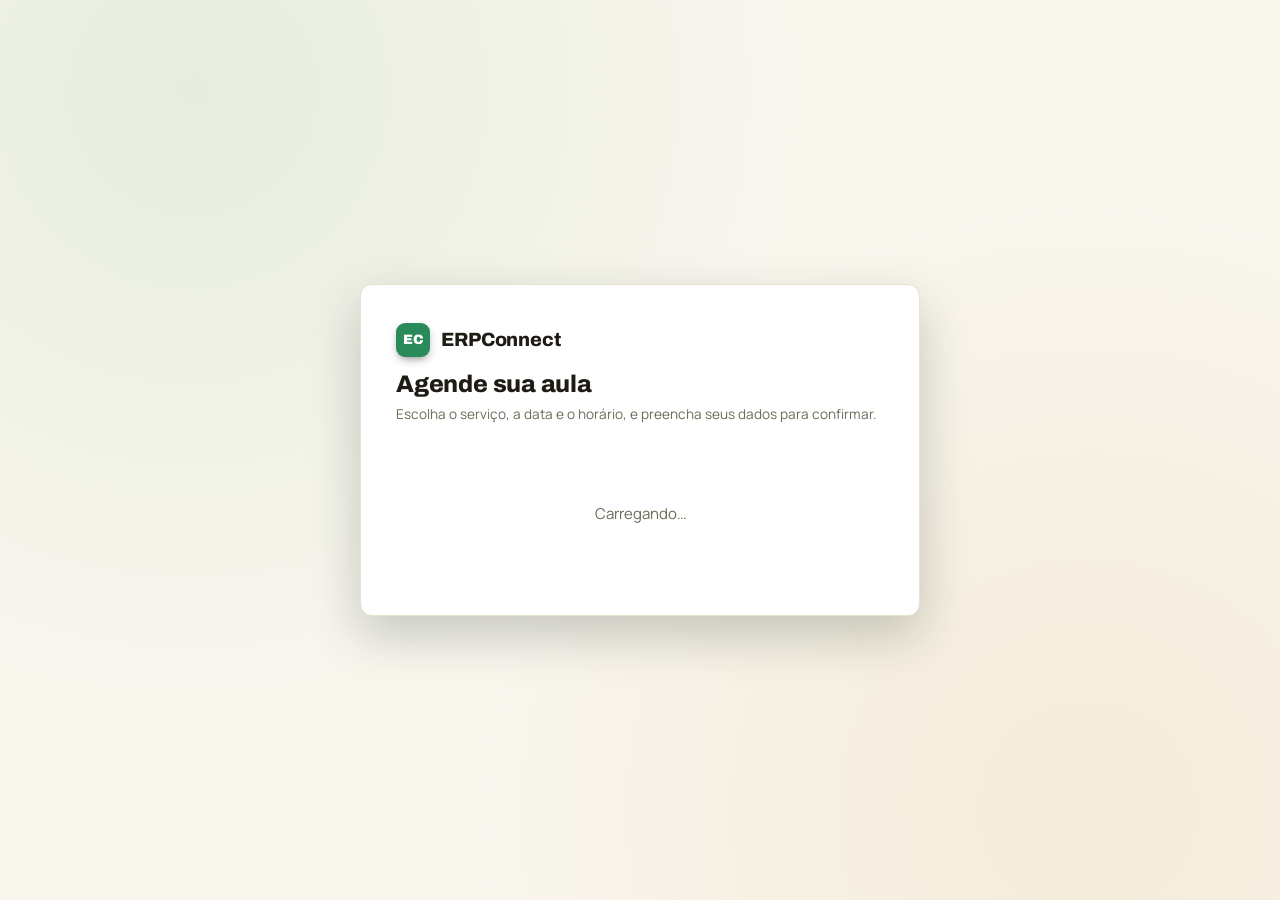
<file: agendamento-publico.html>
<!doctype html>
<html lang="pt-br">
<head>
  <meta charset="UTF-8" />
  <meta name="viewport" content="width=device-width, initial-scale=1.0" />
  <title>Agendar aula · ERPConnect</title>
  <link rel="preconnect" href="https://fonts.googleapis.com" />
  <link rel="preconnect" href="https://fonts.gstatic.com" crossorigin />
  <link href="https://fonts.googleapis.com/css2?family=Archivo:wght@700;800;900&family=Manrope:wght@400;500;600;700;800&family=IBM+Plex+Mono:wght@400;500;600;700&display=swap" rel="stylesheet" />
  <link rel="stylesheet" href="./assets/styles.css?v=19" />
</head>
<body>
  <div class="precadastro-screen">
    <div class="precadastro-card">
      <div class="login-card__brand">
        <span class="sidebar__brand-mark" style="background: var(--accent);" id="ap-brand-mark">EC</span>
        <span class="login-card__brand-name" id="ap-brand-name">ERPConnect</span>
      </div>
      <h1 class="precadastro-title">Agende sua aula</h1>
      <p class="login-card__hint" id="ap-hint">Escolha o serviço, a data e o horário, e preencha seus dados para confirmar.</p>

      <div id="ap-loading" class="empty-state">Carregando…</div>
      <div id="ap-indisponivel" class="empty-state" hidden></div>

      <form id="ap-form" hidden>
        <div id="ap-error"></div>
        <div class="form-grid">
          <div class="field field--full">
            <label for="ap-servico">Serviço<span class="field-required">*</span></label>
            <select class="input" id="ap-servico" required></select>
          </div>
          <div class="field">
            <label for="ap-data">Data<span class="field-required">*</span></label>
            <input class="input" type="date" id="ap-data" required />
          </div>
          <div class="field">
            <label for="ap-horario">Horário<span class="field-required">*</span></label>
            <select class="input" id="ap-horario" required disabled>
              <option value="">Escolha a data primeiro</option>
            </select>
          </div>
          <div class="field field--full">
            <label for="ap-nome">Nome<span class="field-required">*</span></label>
            <input class="input" type="text" id="ap-nome" required />
          </div>
          <div class="field field--full">
            <label for="ap-documento">CPF/CNPJ<span class="field-required">*</span></label>
            <input class="input" type="text" id="ap-documento" placeholder="Só números ou com pontuação" required />
          </div>
          <div class="field">
            <label for="ap-telefone">Telefone</label>
            <input class="input" type="text" id="ap-telefone" />
          </div>
          <div class="field">
            <label for="ap-email">E-mail</label>
            <input class="input" type="email" id="ap-email" />
          </div>
          <div class="field field--full">
            <label for="ap-obs">Observações</label>
            <textarea class="input" id="ap-obs" rows="2"></textarea>
          </div>
        </div>
        <div class="hp-field" aria-hidden="true">
          <label for="ap-website">Deixe este campo em branco</label>
          <input type="text" id="ap-website" tabindex="-1" autocomplete="off" />
        </div>
        <button type="submit" class="btn btn--primary" id="ap-submit" style="width:100%; justify-content:center; margin-top: 1.25rem;">Confirmar agendamento</button>
      </form>

      <div id="ap-success" hidden></div>
    </div>
  </div>

  <script type="module" src="./assets/agendamento-publico.js?v=1"></script>
</body>
</html>
</file>
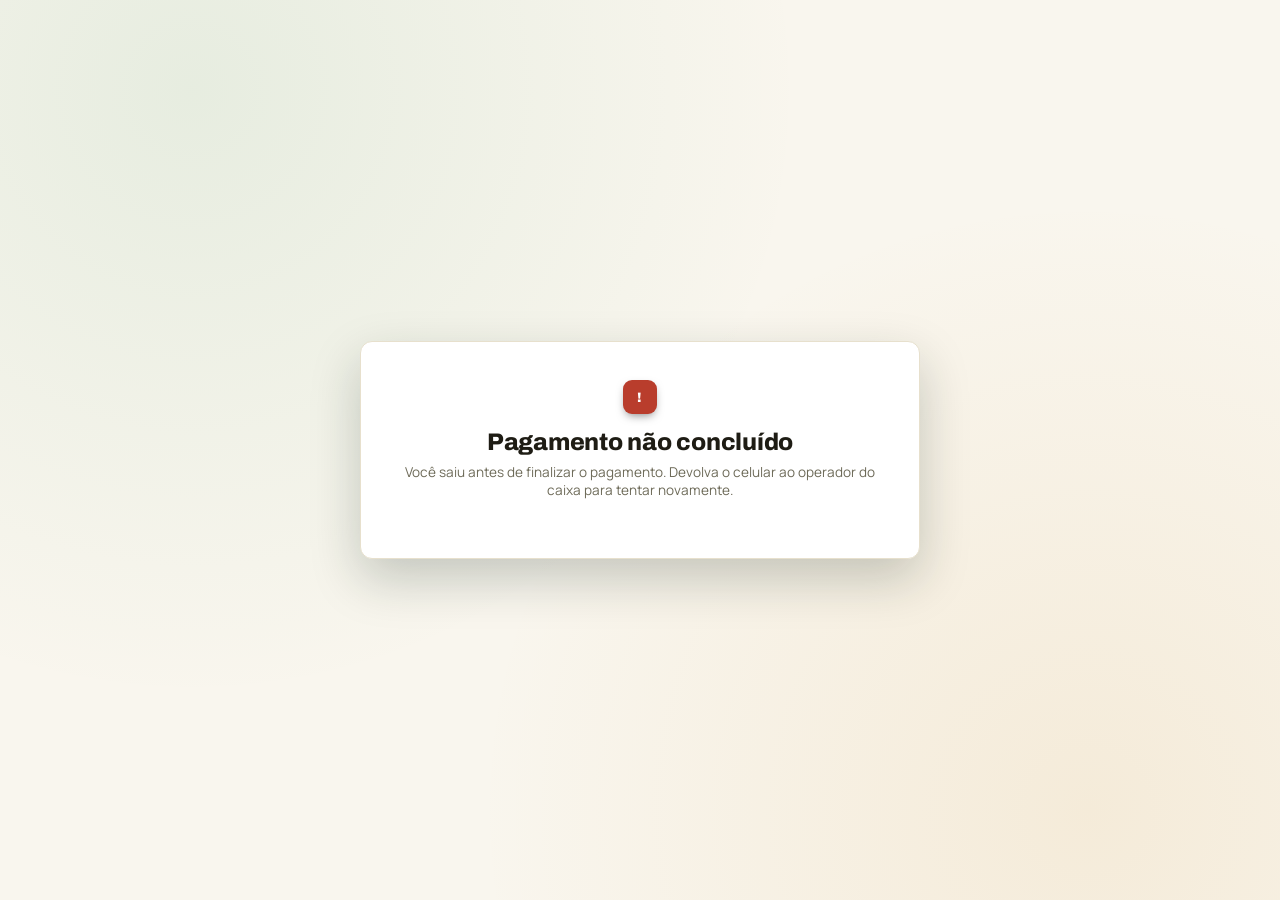
<file: pagamento-cancelado.html>
<!doctype html>
<html lang="pt-br">
<head>
  <meta charset="UTF-8" />
  <meta name="viewport" content="width=device-width, initial-scale=1.0" />
  <title>Pagamento não concluído · ERPConnect</title>
  <link href="https://fonts.googleapis.com/css2?family=Archivo:wght@700;800;900&family=Manrope:wght@400;500;600;700;800&display=swap" rel="stylesheet" />
  <link rel="stylesheet" href="./assets/styles.css?v=18" />
</head>
<body>
  <div class="precadastro-screen">
    <div class="precadastro-card" style="text-align: center;">
      <div class="login-card__brand" style="justify-content: center;">
        <span class="sidebar__brand-mark" style="background: var(--danger);">!</span>
      </div>
      <h1 class="precadastro-title">Pagamento não concluído</h1>
      <p class="login-card__hint">Você saiu antes de finalizar o pagamento. Devolva o celular ao operador do caixa para tentar novamente.</p>
    </div>
  </div>
</body>
</html>
</file>
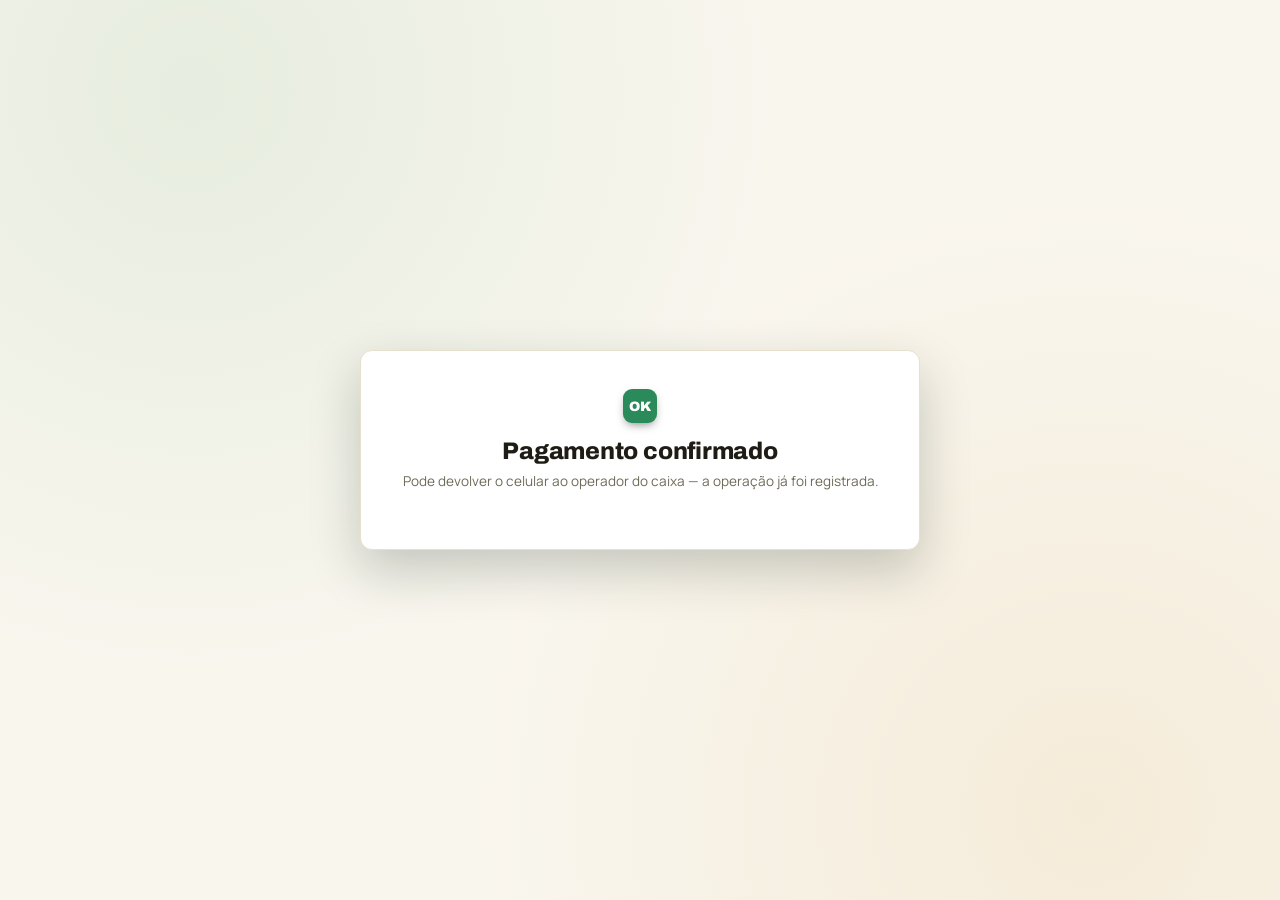
<file: pagamento-confirmado.html>
<!doctype html>
<html lang="pt-br">
<head>
  <meta charset="UTF-8" />
  <meta name="viewport" content="width=device-width, initial-scale=1.0" />
  <title>Pagamento confirmado · ERPConnect</title>
  <link href="https://fonts.googleapis.com/css2?family=Archivo:wght@700;800;900&family=Manrope:wght@400;500;600;700;800&display=swap" rel="stylesheet" />
  <link rel="stylesheet" href="./assets/styles.css?v=18" />
</head>
<body>
  <div class="precadastro-screen">
    <div class="precadastro-card" style="text-align: center;">
      <div class="login-card__brand" style="justify-content: center;">
        <span class="sidebar__brand-mark" style="background: var(--success);">OK</span>
      </div>
      <h1 class="precadastro-title">Pagamento confirmado</h1>
      <p class="login-card__hint">Pode devolver o celular ao operador do caixa — a operação já foi registrada.</p>
    </div>
  </div>
</body>
</html>
</file>
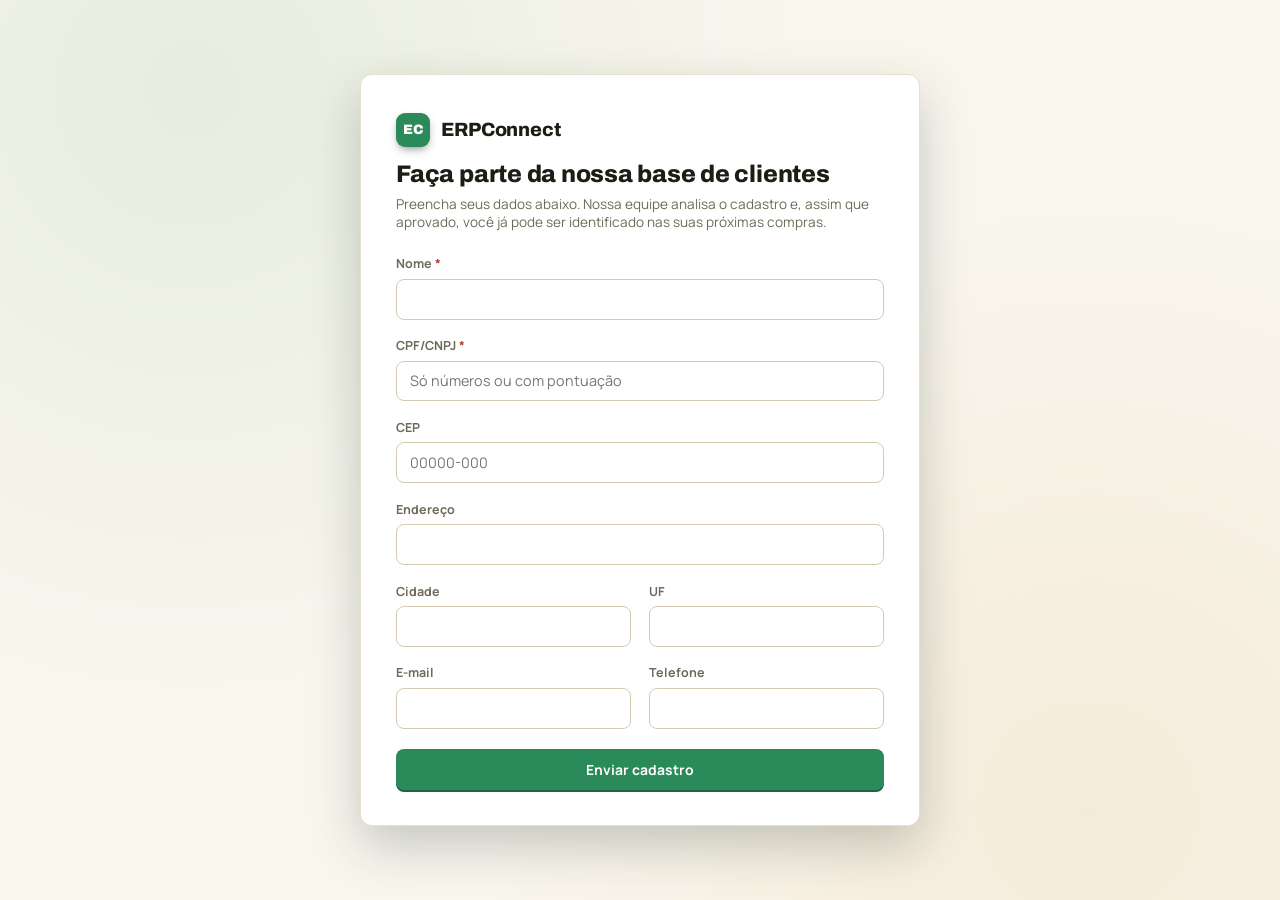
<file: pre-cadastro.html>
<!doctype html>
<html lang="pt-br">
<head>
  <meta charset="UTF-8" />
  <meta name="viewport" content="width=device-width, initial-scale=1.0" />
  <title>Pré-cadastro de cliente · ERPConnect</title>
  <link rel="preconnect" href="https://fonts.googleapis.com" />
  <link rel="preconnect" href="https://fonts.gstatic.com" crossorigin />
  <link href="https://fonts.googleapis.com/css2?family=Archivo:wght@700;800;900&family=Manrope:wght@400;500;600;700;800&family=IBM+Plex+Mono:wght@400;500;600;700&display=swap" rel="stylesheet" />
  <link rel="stylesheet" href="./assets/styles.css?v=19" />
</head>
<body>
  <div class="precadastro-screen">
    <div class="precadastro-card">
      <div class="login-card__brand">
        <span class="sidebar__brand-mark" style="background: var(--accent);">EC</span>
        <span class="login-card__brand-name">ERPConnect</span>
      </div>
      <h1 class="precadastro-title">Faça parte da nossa base de clientes</h1>
      <p class="login-card__hint">Preencha seus dados abaixo. Nossa equipe analisa o cadastro e, assim que aprovado, você já pode ser identificado nas suas próximas compras.</p>

      <form id="precadastro-form">
        <div id="precadastro-error"></div>
        <div class="form-grid">
          <div class="field field--full">
            <label for="pc-nome">Nome<span class="field-required">*</span></label>
            <input class="input" type="text" id="pc-nome" name="nome" required />
          </div>
          <div class="field field--full">
            <label for="pc-documento">CPF/CNPJ<span class="field-required">*</span></label>
            <input class="input" type="text" id="pc-documento" name="documento" placeholder="Só números ou com pontuação" required />
          </div>
          <div class="field field--full">
            <label for="pc-cep">CEP</label>
            <input class="input" type="text" id="pc-cep" name="cep" placeholder="00000-000" inputmode="numeric" />
            <p class="field-hint" id="pc-cep-hint" hidden></p>
          </div>
          <div class="field field--full">
            <label for="pc-endereco">Endereço</label>
            <input class="input" type="text" id="pc-endereco" name="endereco" />
          </div>
          <div class="field">
            <label for="pc-cidade">Cidade</label>
            <input class="input" type="text" id="pc-cidade" name="cidade" />
          </div>
          <div class="field">
            <label for="pc-uf">UF</label>
            <input class="input" type="text" id="pc-uf" name="uf" maxlength="2" style="text-transform: uppercase;" />
          </div>
          <div class="field">
            <label for="pc-email">E-mail</label>
            <input class="input" type="email" id="pc-email" name="email" />
          </div>
          <div class="field">
            <label for="pc-telefone">Telefone</label>
            <input class="input" type="text" id="pc-telefone" name="telefone" />
          </div>
        </div>
        <div class="hp-field" aria-hidden="true">
          <label for="pc-website">Deixe este campo em branco</label>
          <input type="text" id="pc-website" name="website" tabindex="-1" autocomplete="off" />
        </div>
        <button type="submit" class="btn btn--primary" id="precadastro-submit" style="width:100%; justify-content:center; margin-top: 1.25rem;">Enviar cadastro</button>
      </form>

      <div id="precadastro-success" hidden></div>
    </div>
  </div>

  <script type="module" src="./assets/pre-cadastro.js?v=3"></script>
</body>
</html>
</file>
<file: assets/styles.css>
/* Paleta "quadro-negro + caderneta" — ERPConnect é uma ferramenta de
   secretaria escolar, não uma vitrine de mercado: o verde vem do quadro-negro
   (não da fruta fresca), o âmbar vem do selo de quadro de honra (não da
   etiqueta de preço), o vermelho vem da caneta de correção do professor
   (não do açougue), o azul vem da tinta da caneta esferográfica no diário. */
:root {
  color-scheme: light;
  /* Quadro-negro (sidebar) */
  --ink: #13251d;
  --ink-soft: #1b3227;
  --ink-line: #2b4a39;
  --ink-text: #eef3ec;
  --ink-text-muted: #9bb3a3;

  /* Giz verde (primária) */
  --accent: #2a8a5a;
  --accent-deep: #1a6640;
  --accent-soft: #e2f2ea;

  /* Selo de quadro de honra (secundária / atenção) */
  --amber: #b9861f;
  --amber-deep: #8f6512;
  --amber-soft: #f7edd4;

  /* Caneta de correção (perigo) */
  --danger: #b93d2c;
  --danger-deep: #93301f;
  --danger-soft: #f7e1da;

  /* Tinta esferográfica (informação) */
  --info: #34608f;
  --info-deep: #274a6f;
  --info-soft: #e2ecf4;

  --success: #2a8a5a;
  --success-soft: #e2f2ea;
  --warning: #b9861f;
  --warning-soft: #f7edd4;

  /* Superfícies — papel de caderno, não etiqueta de mercado */
  --paper: #f9f6ee;
  --surface: #ffffff;
  --line: #e7e0cd;
  --line-strong: #d5cbaf;

  --text: #1e1c14;
  --text-muted: #6d6a58;

  --radius: 12px;
  --radius-sm: 8px;
  --font-display: "Archivo", "Arial Black", sans-serif;
  --font-sans: "Manrope", -apple-system, BlinkMacSystemFont, "Segoe UI", Roboto, sans-serif;
  --font-mono: "IBM Plex Mono", ui-monospace, "SFMono-Regular", Menlo, monospace;
  --sidebar-w: 252px;
  --shadow-card: 0 1px 2px rgba(30, 28, 20, 0.04), 0 8px 20px -12px rgba(30, 28, 20, 0.12);
  --shadow-pop: 0 20px 50px rgba(19, 37, 29, 0.22);
}

* {
  box-sizing: border-box;
}

html, body {
  height: 100%;
}

body {
  margin: 0;
  font-family: var(--font-sans);
  font-size: 15px;
  color: var(--text);
  background: var(--paper);
  -webkit-font-smoothing: antialiased;
}

a {
  color: inherit;
}

button {
  font-family: inherit;
}

svg {
  display: block;
}

/* [hidden] deve sempre vencer, mesmo contra classes que definem display
   próprio (ex.: .nav-link, .field) — sem isso, um elemento com a mesma
   especificidade CSS declarada depois no arquivo reaparece mesmo com o
   atributo hidden presente. */
[hidden] {
  display: none !important;
}

:focus-visible {
  outline: 2px solid var(--accent-deep);
  outline-offset: 2px;
  border-radius: 4px;
}

@media (prefers-reduced-motion: reduce) {
  * {
    animation-duration: 0.001ms !important;
    transition-duration: 0.001ms !important;
  }
}

/* ── Shell ─────────────────────────────────────────────────────────── */

.app-shell {
  min-height: 100vh;
  display: flex;
}

.sidebar-scrim {
  display: none;
  position: fixed;
  inset: 0;
  background: rgba(14, 22, 17, 0.45);
  z-index: 39;
}

/* Sticky (não mais fixed) dentro do layout flex do app-shell: gruda no
   topo da viewport durante a rolagem, igual o .topbar já faz, mas sem
   tirar o menu do fluxo do documento. Isso deixa a página com uma única
   barra de rolagem — um menu mais alto que a tela (grupo Administração
   etc.) rola junto com o resto em vez de precisar de scroll interno
   próprio, que ficava visualmente estranho isolado na coluna do menu. */
.sidebar {
  background: var(--ink);
  background-image: linear-gradient(175deg, var(--ink) 0%, #102016 100%);
  color: var(--ink-text);
  display: flex;
  flex-direction: column;
  padding: 1.35rem 0 1rem;
  position: sticky;
  top: 0;
  width: var(--sidebar-w);
  flex-shrink: 0;
  min-height: 100vh;
  z-index: 30;
}

.main-column {
  flex: 1;
  min-height: 100vh;
}

.sidebar__brand {
  display: flex;
  align-items: center;
  gap: 0.7rem;
  padding: 0 1.35rem 1.35rem;
  border-bottom: 1px solid var(--ink-line);
  margin-bottom: 1.1rem;
}

.sidebar__brand-mark {
  font-family: var(--font-display);
  font-weight: 900;
  font-size: 0.85rem;
  background: var(--accent);
  color: #ffffff;
  width: 34px;
  height: 34px;
  display: flex;
  align-items: center;
  justify-content: center;
  border-radius: 9px;
  letter-spacing: 0.01em;
  flex-shrink: 0;
  box-shadow: 0 4px 10px -3px rgba(0, 0, 0, 0.5);
}

.sidebar__brand-name {
  font-family: var(--font-display);
  font-weight: 800;
  font-size: 1.08rem;
  letter-spacing: -0.01em;
}

.sidebar__close {
  display: none;
  margin-left: auto;
  background: transparent;
  border: none;
  color: var(--ink-text-muted);
  cursor: pointer;
  padding: 0.25rem;
}

.sidebar__nav {
  flex: 1;
  padding: 0 0.8rem;
}

.nav-group {
  margin-bottom: 1.5rem;
}

.nav-group__title {
  font-size: 0.68rem;
  font-weight: 700;
  letter-spacing: 0.12em;
  text-transform: uppercase;
  color: var(--ink-text-muted);
  margin: 0 0 0.5rem;
  padding: 0 0.65rem;
}

.nav-link {
  display: flex;
  align-items: center;
  gap: 0.7rem;
  padding: 0.65rem 0.7rem 0.65rem 0.75rem;
  border-radius: var(--radius-sm);
  font-size: 0.9rem;
  font-weight: 600;
  text-decoration: none;
  color: #c7d6cc;
  border-left: 3px solid transparent;
  margin-bottom: 0.15rem;
  transition: background 0.12s ease, color 0.12s ease, border-color 0.12s ease;
}

.nav-link__icon {
  flex-shrink: 0;
  color: #7f9686;
  transition: color 0.12s ease;
}

/* Contador de pendências (parcelas vencidas, estoque baixo) — visível no
   menu o tempo todo, não só ao abrir o painel Início (ver app.js,
   refreshPendencyBadges). */
.nav-link__badge {
  flex-shrink: 0;
  margin-left: auto;
  min-width: 1.35rem;
  height: 1.35rem;
  padding: 0 0.4rem;
  border-radius: 999px;
  background: var(--danger);
  color: #ffffff;
  font-size: 0.72rem;
  font-weight: 700;
  line-height: 1.35rem;
  text-align: center;
}

.nav-link:hover {
  background: var(--ink-soft);
  color: #ffffff;
}

.nav-link:hover .nav-link__icon {
  color: #c7d6cc;
}

.nav-link.is-active {
  background: var(--ink-soft);
  border-left-color: var(--amber);
  color: #ffffff;
}

.nav-link.is-active .nav-link__icon {
  color: var(--amber);
}

.sidebar__footer {
  padding: 1rem 1.2rem 0;
  border-top: 1px solid var(--ink-line);
  margin-top: 0.5rem;
}

.user-chip {
  display: flex;
  align-items: center;
  gap: 0.65rem;
}

.user-chip > div {
  min-width: 0;
  flex: 1;
}

.user-chip__name,
.user-chip__meta {
  overflow: hidden;
  text-overflow: ellipsis;
  white-space: nowrap;
}

.logout-btn {
  display: flex;
  align-items: center;
  justify-content: center;
  gap: 0.5rem;
  width: 100%;
  margin-top: 0.9rem;
  padding: 0.55rem 0.7rem;
  background: transparent;
  border: 1px solid var(--ink-line);
  border-radius: var(--radius-sm);
  color: var(--ink-text-muted);
  font-family: var(--font-sans);
  font-size: 0.82rem;
  font-weight: 700;
  cursor: pointer;
  transition: background 0.12s ease, color 0.12s ease, border-color 0.12s ease;
}

.logout-btn:hover {
  color: #ffffff;
  background: var(--danger-deep);
  border-color: var(--danger-deep);
}

.user-chip__avatar {
  width: 34px;
  height: 34px;
  border-radius: 50%;
  background: var(--accent-soft);
  color: var(--accent-deep);
  font-family: var(--font-display);
  font-size: 0.78rem;
  font-weight: 800;
  display: flex;
  align-items: center;
  justify-content: center;
  flex-shrink: 0;
}

.user-chip__name {
  font-size: 0.85rem;
  font-weight: 700;
  color: #f6f8f5;
  margin: 0;
  line-height: 1.2;
}

.user-chip__meta {
  font-size: 0.74rem;
  color: var(--ink-text-muted);
  margin: 0;
  line-height: 1.2;
}

.sidebar__build {
  margin: 0.7rem 0 0;
  font-size: 0.68rem;
  color: var(--ink-text-muted);
  opacity: 0.6;
  text-align: center;
}

.main-column {
  display: flex;
  flex-direction: column;
  min-width: 0;
}

.topbar {
  display: flex;
  align-items: flex-end;
  justify-content: space-between;
  gap: 1rem;
  padding: 1.6rem 2.1rem 1.2rem;
  border-bottom: 1px solid var(--line-strong);
  background: var(--paper);
  position: sticky;
  top: 0;
  z-index: 5;
}

.topbar__heading {
  display: flex;
  align-items: flex-end;
  gap: 0.75rem;
}

.menu-toggle {
  display: none;
  align-items: center;
  justify-content: center;
  width: 36px;
  height: 36px;
  border-radius: var(--radius-sm);
  border: 1px solid var(--line-strong);
  background: var(--surface);
  color: var(--text);
  cursor: pointer;
  flex-shrink: 0;
  margin-bottom: 0.2rem;
}

.topbar__breadcrumb {
  font-size: 0.72rem;
  font-weight: 700;
  letter-spacing: 0.1em;
  text-transform: uppercase;
  color: var(--accent-deep);
  margin: 0 0 0.3rem;
}

.topbar__title {
  font-family: var(--font-display);
  font-size: 1.65rem;
  font-weight: 800;
  margin: 0;
  letter-spacing: -0.02em;
  color: var(--text);
}

.topbar__actions {
  display: flex;
  align-items: center;
  gap: 0.6rem;
  flex-wrap: wrap;
  justify-content: flex-end;
}

/* Grupo de abas dentro do topbar (Relatórios, Estoques): fica junto dos
   botões de ação primária em vez de flutuar solto no topo do conteúdo —
   uma linha só, em vez de duas fileiras de botão desconectadas. */
.topbar-tabs {
  display: flex;
  align-items: center;
  gap: 0.4rem;
  flex-wrap: wrap;
  padding-right: 0.7rem;
  margin-right: 0.1rem;
  border-right: 1px solid var(--line-strong);
}

@media (max-width: 560px) {
  .topbar-tabs {
    border-right: none;
    padding-right: 0;
    width: 100%;
  }
}

.view {
  padding: 1.6rem 2.1rem 3rem;
  flex: 1;
}

/* ── Login ─────────────────────────────────────────────────────────── */

.app-shell.is-locked .sidebar,
.app-shell.is-locked .sidebar-scrim,
.app-shell.is-locked .topbar {
  display: none;
}

.login-screen {
  min-height: 100vh;
  display: flex;
  align-items: center;
  justify-content: center;
  padding: 1.5rem;
  background:
    radial-gradient(circle at 15% 10%, rgba(47, 143, 82, 0.09), transparent 45%),
    radial-gradient(circle at 85% 90%, rgba(207, 138, 31, 0.1), transparent 45%),
    var(--paper);
}

.login-card {
  width: 100%;
  max-width: 380px;
  background: var(--surface);
  border: 1px solid var(--line);
  border-radius: var(--radius);
  box-shadow: var(--shadow-pop);
  padding: 2.2rem 2rem 2rem;
}

.login-card__brand {
  display: flex;
  align-items: center;
  gap: 0.7rem;
  margin-bottom: 0.4rem;
}

.login-card__brand-name {
  font-family: var(--font-display);
  font-weight: 800;
  font-size: 1.2rem;
  letter-spacing: -0.01em;
  color: var(--text);
}

.login-card__hint {
  color: var(--text-muted);
  font-size: 0.85rem;
  margin: 0 0 1.5rem;
}

.login-card .field {
  margin-bottom: 1rem;
}

/* ── Pré-cadastro (tela pública, sem login) ───────────────────────── */

.precadastro-screen {
  min-height: 100vh;
  display: flex;
  align-items: center;
  justify-content: center;
  padding: 2rem 1.5rem;
  background:
    radial-gradient(circle at 15% 10%, rgba(47, 143, 82, 0.09), transparent 45%),
    radial-gradient(circle at 85% 90%, rgba(207, 138, 31, 0.1), transparent 45%),
    var(--paper);
}

.precadastro-card {
  width: 100%;
  max-width: 560px;
  background: var(--surface);
  border: 1px solid var(--line);
  border-radius: var(--radius);
  box-shadow: var(--shadow-pop);
  padding: 2.4rem 2.2rem 2.2rem;
}

/* Campo-armadilha (honeypot) contra bots de spam no pré-cadastro público:
   escondido de gente de verdade sem usar display:none/hidden (que alguns
   bots já sabem ignorar), mas continua acessível a leitores de tela — por
   isso o aria-hidden explícito no próprio campo em pre-cadastro.html. */
.hp-field {
  position: absolute;
  width: 1px;
  height: 1px;
  overflow: hidden;
  clip: rect(0 0 0 0);
  white-space: nowrap;
}

.precadastro-title {
  font-family: var(--font-display);
  font-size: 1.5rem;
  font-weight: 800;
  letter-spacing: -0.01em;
  margin: 0.9rem 0 0.5rem;
  color: var(--text);
}

.precadastro-success {
  text-align: center;
  padding: 1.5rem 0.5rem;
}

.precadastro-success__icon {
  width: 56px;
  height: 56px;
  margin: 0 auto 1rem;
  display: flex;
  align-items: center;
  justify-content: center;
  border-radius: 50%;
  background: var(--accent-soft);
  color: var(--accent-deep);
}

.precadastro-success__title {
  font-family: var(--font-display);
  font-size: 1.2rem;
  font-weight: 800;
  color: var(--text);
  margin: 0 0 0.5rem;
}

.precadastro-success__hint {
  color: var(--text-muted);
  font-size: 0.9rem;
  max-width: 380px;
  margin: 0 auto;
}

/* ── Buttons ───────────────────────────────────────────────────────── */

.btn {
  font-family: var(--font-sans);
  font-size: 0.87rem;
  font-weight: 700;
  padding: 0.65rem 1.1rem;
  border-radius: var(--radius-sm);
  border: 1px solid transparent;
  cursor: pointer;
  display: inline-flex;
  align-items: center;
  gap: 0.4rem;
  transition: filter 0.12s ease, background 0.12s ease, transform 0.05s ease;
}

.btn:active {
  transform: translateY(1px);
}

.btn:hover {
  filter: brightness(0.95);
}

.btn--primary {
  background: var(--accent);
  color: #ffffff;
  box-shadow: 0 2px 0 0 var(--accent-deep);
}

.btn--ghost {
  background: var(--surface);
  border-color: var(--line-strong);
  color: var(--text);
  font-weight: 600;
}

.btn--danger {
  background: var(--danger-soft);
  color: var(--danger-deep);
  border-color: #eac6bd;
  font-weight: 600;
}

.btn--sm {
  padding: 0.42rem 0.75rem;
  font-size: 0.8rem;
}

.icon-btn {
  background: transparent;
  border: none;
  font-size: 1.3rem;
  line-height: 1;
  cursor: pointer;
  color: var(--text-muted);
  padding: 0.2rem 0.4rem;
  border-radius: var(--radius-sm);
}

.icon-btn:hover {
  color: var(--danger-deep);
  background: var(--danger-soft);
}

/* ── Segmented control (replaces small fixed <select> pickers) ───────── */

.segmented {
  display: flex;
  flex-wrap: wrap;
  width: 100%;
  gap: 0.3rem;
  padding: 0.3rem;
  background: var(--paper);
  border: 1px solid var(--line-strong);
  border-radius: var(--radius-sm);
  box-sizing: border-box;
}

.segmented__btn {
  font-family: var(--font-sans);
  font-size: 0.82rem;
  font-weight: 700;
  padding: 0.5rem 0.85rem;
  border-radius: 6px;
  border: none;
  background: transparent;
  color: var(--text-muted);
  cursor: pointer;
  flex: 1 1 auto;
  white-space: nowrap;
  text-align: center;
  transition: background 0.12s ease, color 0.12s ease, box-shadow 0.12s ease;
}

.segmented__btn:hover {
  color: var(--text);
}

.segmented__btn.is-active {
  background: var(--surface);
  color: var(--accent-deep);
  box-shadow: var(--shadow-card);
}

/* ── Cards & Toolbar ───────────────────────────────────────────────── */

.card {
  background: var(--surface);
  border: 1px solid var(--line);
  border-radius: var(--radius);
  box-shadow: var(--shadow-card);
}

.toolbar {
  display: flex;
  align-items: center;
  justify-content: space-between;
  gap: 1rem;
  margin-bottom: 1.1rem;
  flex-wrap: wrap;
}

.search-input-wrap {
  position: relative;
  min-width: 300px;
}

.search-input-wrap svg {
  position: absolute;
  left: 0.75rem;
  top: 50%;
  transform: translateY(-50%);
  color: var(--text-muted);
  pointer-events: none;
}

.search-input-wrap .input {
  padding-left: 2.4rem;
}

.record-count {
  font-size: 0.8rem;
  font-weight: 600;
  color: var(--text-muted);
}

.pagination {
  display: flex;
  align-items: center;
  justify-content: center;
  gap: 1rem;
  margin-top: 1rem;
}

.pagination__label {
  font-size: 0.8rem;
  font-weight: 600;
  color: var(--text-muted);
}

.financeiro-filtro {
  justify-content: flex-start;
  align-items: flex-end;
}

/* Campos "De / Até / Filtrar / Só pendentes" do filtro de período (Contas a
   Receber, Contas a Pagar, Estoques, Relatórios). Classes, não style
   inline, porque esse flex-basis só faz sentido com o toolbar em LINHA —
   no celular (ver @media 560px) o toolbar vira COLUNA e, nesse eixo,
   flex-basis em px passa a valer como ALTURA em vez de largura. Um valor
   inline venceria a media query e abriria um vão vazio de ~160px atrás de
   cada campo; como classe, a regra do breakpoint sobrepõe normalmente. */
.financeiro-filtro__field--date {
  flex: 0 0 160px;
}

.financeiro-filtro__field--action {
  flex: 0 0 auto;
}

.financeiro-filtro__field--push {
  flex: 0 0 auto;
  margin-left: auto;
}

.financeiro-filtro__checkbox {
  display: flex;
  align-items: center;
  gap: 0.45rem;
  white-space: nowrap;
  font-weight: 600;
  cursor: pointer;
}

.input, select.input, textarea.input {
  font-family: inherit;
  font-size: 0.9rem;
  padding: 0.62rem 0.8rem;
  border-radius: var(--radius-sm);
  border: 1px solid var(--line-strong);
  background: var(--surface);
  color: var(--text);
  width: 100%;
}

.input:focus-visible {
  outline: 2px solid var(--accent-deep);
  outline-offset: 1px;
}

.field-required {
  color: var(--danger);
  margin-left: 0.15rem;
}

.field-hint {
  font-size: 0.78rem;
  color: var(--text-muted);
  margin: 0.35rem 0 0;
}

.field-hint--error {
  color: var(--danger-deep);
}

/* ── Dynamic search-select (replaces <select> combo boxes) ───────────── */

.search-select {
  position: relative;
}

.search-select__control {
  position: relative;
  display: flex;
  align-items: center;
}

.search-select__control svg {
  position: absolute;
  left: 0.75rem;
  color: var(--text-muted);
  pointer-events: none;
}

.search-select__input {
  font-family: inherit;
  font-size: 0.9rem;
  padding: 0.62rem 2.2rem 0.62rem 2.4rem;
  border-radius: var(--radius-sm);
  border: 1px solid var(--line-strong);
  background: var(--surface);
  color: var(--text);
  width: 100%;
}

.search-select__input::placeholder {
  color: var(--text-muted);
}

.search-select.has-value .search-select__input {
  font-weight: 700;
  color: var(--accent-deep);
  background: var(--accent-soft);
  border-color: var(--accent);
}

.search-select__clear {
  position: absolute;
  right: 0.5rem;
  width: 24px;
  height: 24px;
  border-radius: 50%;
  border: none;
  background: transparent;
  color: var(--text-muted);
  font-size: 1.1rem;
  line-height: 1;
  cursor: pointer;
  display: flex;
  align-items: center;
  justify-content: center;
}

.search-select__clear:hover {
  background: var(--danger-soft);
  color: var(--danger-deep);
}

.search-select__clear[hidden] {
  display: none;
}

.search-select__panel {
  position: absolute;
  top: calc(100% + 6px);
  left: 0;
  right: 0;
  z-index: 30;
  background: var(--surface);
  border: 1px solid var(--line-strong);
  border-radius: var(--radius-sm);
  box-shadow: var(--shadow-pop);
  max-height: 260px;
  overflow-y: auto;
  padding: 0.35rem;
}

.search-select__option {
  display: flex;
  align-items: center;
  justify-content: space-between;
  gap: 0.75rem;
  padding: 0.55rem 0.65rem;
  border-radius: 6px;
  cursor: pointer;
  font-size: 0.88rem;
}

.search-select__option-label {
  font-weight: 600;
  color: var(--text);
}

.search-select__option-meta {
  font-family: var(--font-mono);
  font-size: 0.78rem;
  color: var(--text-muted);
  white-space: nowrap;
  flex-shrink: 0;
}

.search-select__option:hover,
.search-select__option.is-highlighted {
  background: var(--accent-soft);
}

.search-select__option:hover .search-select__option-label,
.search-select__option.is-highlighted .search-select__option-label {
  color: var(--accent-deep);
}

.search-select__empty {
  padding: 0.9rem 0.65rem;
  font-size: 0.85rem;
  color: var(--text-muted);
  text-align: center;
}

/* ── Data table ────────────────────────────────────────────────────── */

.table-wrap {
  overflow-x: auto;
}

.data-table {
  width: 100%;
  border-collapse: collapse;
  font-size: 0.89rem;
}

/* A 1ª coluna costuma ser o nome (aluno, produto, fornecedor) — sem uma
   largura mínima ela é a primeira a ceder espaço pras outras colunas e
   acaba quebrando em 2 linhas mesmo com nomes curtos como "Curso Ingles". */
.data-table th:first-child,
.data-table td:first-child {
  min-width: 160px;
}

.data-table th {
  font-size: 0.7rem;
  font-weight: 700;
  letter-spacing: 0.08em;
  text-transform: uppercase;
  color: var(--text-muted);
  text-align: left;
  padding: 0.85rem 1.1rem;
  border-bottom: 2px solid var(--line-strong);
  white-space: nowrap;
  background: var(--paper);
}

.data-table thead tr th:first-child {
  border-top-left-radius: var(--radius);
}

.data-table thead tr th:last-child {
  border-top-right-radius: var(--radius);
}

.th-sort {
  background: none;
  border: none;
  cursor: pointer;
  display: inline-flex;
  align-items: center;
  gap: 0.3rem;
  font: inherit;
  font-weight: 700;
  color: inherit;
  padding: 0;
}

.th-sort:hover {
  color: var(--accent-deep);
}

.th-sort__caret {
  opacity: 0.4;
  font-size: 0.65em;
}

.th-sort.is-active {
  color: var(--accent-deep);
}

.th-sort.is-active .th-sort__caret {
  opacity: 1;
  color: var(--accent);
}

.data-table td {
  padding: 0.8rem 1.1rem;
  border-bottom: 1px solid var(--line);
  vertical-align: middle;
}

.data-table tbody tr:nth-child(even) {
  background: #fbf9f2;
}

.data-table tbody tr:hover {
  background: var(--accent-soft);
}

.data-table tbody tr:last-child td {
  border-bottom: none;
}

.cell-num {
  font-family: var(--font-mono);
  text-align: right;
  white-space: nowrap;
  font-variant-numeric: tabular-nums;
}

.cell-actions {
  text-align: right;
  white-space: nowrap;
}

.cell-muted {
  color: var(--text-muted);
}

.cell-rail {
  box-shadow: inset 3px 0 0 0 var(--rail-color, transparent);
}

/* ── Status (sticker-style pills) ──────────────────────────────────── */

.status {
  display: inline-flex;
  align-items: center;
  gap: 0.35rem;
  font-size: 0.76rem;
  font-weight: 700;
  padding: 0.25rem 0.65rem 0.25rem 0.55rem;
  border-radius: 999px;
}

.status::before {
  content: "";
  width: 6px;
  height: 6px;
  border-radius: 50%;
  background: currentColor;
  flex-shrink: 0;
}

.status--confirmada { color: var(--success); background: var(--success-soft); }
.status--orcamento { color: var(--warning); background: var(--warning-soft); }
.status--cancelada { color: var(--danger); background: var(--danger-soft); }
.status--aguardando_pagamento { color: var(--warning); background: var(--warning-soft); }
.status--ativo { color: var(--success); background: var(--success-soft); }
.status--inativo { color: var(--text-muted); background: var(--line); }
.status--admin { color: var(--amber-deep); background: var(--amber-soft); }
.status--caixa { color: var(--text-muted); background: var(--line); }
.status--pendente { color: var(--warning); background: var(--warning-soft); }
.status--aprovado { color: var(--success); background: var(--success-soft); }
.status--reprovado { color: var(--danger); background: var(--danger-soft); }
.status--venda { color: var(--accent-deep); background: var(--accent-soft); }
.status--manual { color: var(--amber-deep); background: var(--amber-soft); }
.status--matricula { color: var(--info-deep); background: var(--info-soft); }
.status--atrasada { color: var(--danger-deep); background: var(--danger-soft); }
.status--entrada { color: var(--accent-deep); background: var(--accent-soft); }
.status--saida { color: var(--danger-deep); background: var(--danger-soft); }
.status--draft { color: var(--text-muted); background: var(--line); }
.status--enviada { color: var(--info-deep); background: var(--info-soft); }
.status--aprovada { color: var(--success); background: var(--success-soft); }
.status--reprovada { color: var(--danger); background: var(--danger-soft); }

/* ── Empty state ───────────────────────────────────────────────────── */

.empty-state {
  padding: 3.5rem 1.5rem;
  text-align: center;
  color: var(--text-muted);
}

.empty-state__title {
  font-family: var(--font-display);
  font-size: 1.05rem;
  font-weight: 800;
  color: var(--text);
  margin: 0 0 0.4rem;
}

.empty-state__hint {
  font-size: 0.88rem;
  margin: 0;
}

/* ── Skeleton loading ──────────────────────────────────────────────── */

.skeleton-table td {
  padding: 0.95rem 1.1rem;
  border-bottom: 1px solid var(--line);
}

.skeleton-bar {
  height: 12px;
  border-radius: 4px;
  background: linear-gradient(90deg, #eee7d6 25%, #f7f2e5 37%, #eee7d6 63%);
  background-size: 400% 100%;
  animation: skeleton-shimmer 1.4s ease infinite;
}

@keyframes skeleton-shimmer {
  0% { background-position: 100% 0; }
  100% { background-position: 0 0; }
}

/* ── Modal ─────────────────────────────────────────────────────────── */

.modal-overlay {
  position: fixed;
  inset: 0;
  background: rgba(14, 22, 17, 0.55);
  display: flex;
  align-items: flex-start;
  justify-content: center;
  padding: 4vh 1rem;
  overflow-y: auto;
  z-index: 50;
}

.modal-overlay[hidden] {
  display: none;
}

.modal {
  background: var(--surface);
  border-radius: 16px;
  width: 100%;
  max-width: 580px;
  box-shadow: var(--shadow-pop);
  animation: modal-in 0.15s ease;
}

.modal--wide {
  max-width: 900px;
}

@keyframes modal-in {
  from { opacity: 0; transform: translateY(8px); }
  to { opacity: 1; transform: translateY(0); }
}

.modal__header {
  display: flex;
  align-items: center;
  justify-content: space-between;
  padding: 1.2rem 1.5rem;
  border-bottom: 1px solid var(--line);
  box-shadow: 0 2px 0 -1px var(--accent);
}

.modal__header h2 {
  font-family: var(--font-display);
  font-size: 1.15rem;
  font-weight: 800;
  margin: 0;
}

.modal__body {
  padding: 1.5rem;
}

/* ── Forms ─────────────────────────────────────────────────────────── */

.form-grid {
  display: grid;
  grid-template-columns: repeat(2, 1fr);
  gap: 1.1rem;
}

/* Linha "produto + quantidade + adicionar" da Loja: proporção própria
   (produto ganha o espaço, quantidade e botão ficam compactos). Fica como
   classe — não como style inline — pra continuar obedecendo o breakpoint
   de .form-grid que empilha tudo em 1 coluna no celular; um inline style
   tem prioridade sobre qualquer regra de folha de estilo, então sempre
   venceria a media query e travava a linha em 3 colunas apertadas. */
.form-grid--itens {
  grid-template-columns: 2fr 1fr auto;
  align-items: end;
}

/* Linha "produto + quantidade + preço + adicionar" do CRM (Propostas):
   mesma razão de ser da variante acima, só com uma coluna a mais porque o
   preço do item é editável ali (é um orçamento, não uma venda a preço de
   tabela). */
.form-grid--itens-proposta {
  grid-template-columns: 2fr 0.8fr 1fr auto;
  align-items: end;
}

.field {
  display: flex;
  flex-direction: column;
  gap: 0.4rem;
}

.field--full {
  grid-column: 1 / -1;
}

.field label {
  font-size: 0.78rem;
  font-weight: 700;
  color: var(--text-muted);
}

.form-actions {
  display: flex;
  justify-content: flex-end;
  gap: 0.6rem;
  margin-top: 1.5rem;
  padding-top: 1.1rem;
  border-top: 1px solid var(--line);
}

.form-error {
  background: var(--danger-soft);
  color: var(--danger-deep);
  border-radius: var(--radius-sm);
  padding: 0.65rem 0.85rem;
  font-size: 0.84rem;
  font-weight: 600;
  margin-bottom: 1rem;
}

.form-info {
  background: var(--success-soft);
  color: var(--success);
  border-radius: var(--radius-sm);
  padding: 0.65rem 0.85rem;
  font-size: 0.84rem;
  font-weight: 600;
  margin-bottom: 1rem;
}

/* ── Toast ─────────────────────────────────────────────────────────── */

.toast-stack {
  position: fixed;
  bottom: 1.5rem;
  right: 1.5rem;
  display: flex;
  flex-direction: column;
  gap: 0.5rem;
  z-index: 100;
}

.toast {
  font-size: 0.87rem;
  font-weight: 600;
  padding: 0.75rem 1.1rem;
  border-radius: var(--radius-sm);
  background: var(--ink);
  color: var(--ink-text);
  box-shadow: var(--shadow-pop);
  min-width: 230px;
  animation: toast-in 0.15s ease;
}

.toast--success { border-left: 4px solid var(--accent); }
.toast--error { border-left: 4px solid var(--danger); }

@keyframes toast-in {
  from { opacity: 0; transform: translateY(6px); }
  to { opacity: 1; transform: translateY(0); }
}

/* ── Vendas: carrinho + recibo ─────────────────────────────────────── */

.venda-layout {
  display: grid;
  grid-template-columns: 1.3fr 1fr;
  gap: 1.4rem;
  align-items: start;
}

.receipt {
  padding: 1.4rem 1.5rem;
  font-family: var(--font-mono);
  background-image: repeating-linear-gradient(
    to bottom,
    transparent,
    transparent 27px,
    var(--line) 27px,
    var(--line) 28px
  );
  background-position: 0 3.2rem;
}

.receipt__row {
  display: flex;
  justify-content: space-between;
  gap: 1rem;
  font-size: 0.87rem;
  padding: 0.3rem 0;
}

.receipt__row > span:first-child {
  color: var(--text-muted);
}

.receipt__tear {
  border-top: 1px dashed var(--line-strong);
  margin: 0.75rem 0;
}

.receipt__total {
  display: flex;
  justify-content: space-between;
  font-size: 1.1rem;
  font-weight: 800;
  padding-top: 0.4rem;
  color: var(--accent-deep);
}

.receipt__label {
  font-family: var(--font-sans);
  font-size: 0.78rem;
  font-weight: 700;
  color: var(--text-muted);
  margin: 0 0 0.6rem;
}

/* Matrículas reaproveita a estrutura do recibo (linhas + total) pro resumo
   financeiro, mas sem o clima de "comprovante de compra" — é uma relação
   com o aluno, não uma venda de balcão. */
.receipt--plain {
  font-family: var(--font-sans);
  background-image: none;
}

/* ── Matrículas: cartões de contexto (aluno / curso) ──────────────────
   Aparecem só depois que o campo correspondente é preenchido — dão ao
   atendente, na hora, o contato do aluno e as orientações do curso, sem
   precisar abrir outra tela ou lembrar de cor. */
.info-card {
  margin: 0;
  padding: 0.85rem 1rem;
  border-radius: var(--radius-sm);
  background: var(--paper);
  font-size: 0.85rem;
}

.info-card--curso {
  background: var(--info-soft);
}

.info-card__title {
  margin: 0 0 0.5rem;
  font-size: 0.76rem;
  font-weight: 700;
  text-transform: uppercase;
  letter-spacing: 0.02em;
  color: var(--text-muted);
}

.info-card--curso .info-card__title {
  color: var(--info-deep);
}

.info-card__row {
  display: flex;
  justify-content: space-between;
  gap: 1rem;
  padding: 0.15rem 0;
}

.info-card__row > span:first-child {
  color: var(--text-muted);
}

.info-card__text {
  margin: 0;
  white-space: pre-line;
  line-height: 1.45;
}

.info-card__text--muted {
  color: var(--text-muted);
  font-style: italic;
}

.info-card__hint {
  margin: 0.5rem 0 0;
  color: var(--text-muted);
}

.info-card__hint--alert {
  color: var(--warning);
  font-weight: 700;
}

/* ── Matrículas: fluxo em etapas ───────────────────────────────────────
   Diferente da Loja (carrinho + recibo): aqui é sempre 1 aluno + 1 curso,
   então o formulário vira 3 passos lidos em sequência (aluno → curso →
   pagamento) em vez de itens soltos numa lista. O painel de pagamento não
   imita um comprovante de compra — destaca separadamente o que é cobrado
   agora (1ª parcela) do valor total contratado, porque numa matrícula
   parcelada é essa diferença que importa pro atendente, não o "recibo". */
.matricula-layout {
  display: grid;
  grid-template-columns: 1.3fr 1fr;
  gap: 1.4rem;
  align-items: start;
}

.matricula-steps {
  display: flex;
  flex-direction: column;
  gap: 1.1rem;
}

.step-card {
  padding: 1.25rem 1.35rem 1.4rem;
}

.step-body {
  display: flex;
  flex-direction: column;
  gap: 1rem;
}

.step-head {
  display: flex;
  align-items: center;
  gap: 0.7rem;
  padding-bottom: 0.85rem;
  margin-bottom: 1rem;
  border-bottom: 1px solid var(--line);
}

.step-num {
  display: flex;
  align-items: center;
  justify-content: center;
  flex-shrink: 0;
  width: 1.7rem;
  height: 1.7rem;
  border-radius: 50%;
  background: var(--accent-soft);
  color: var(--accent-deep);
  font-family: var(--font-display);
  font-size: 0.85rem;
  font-weight: 800;
}

.step-title {
  margin: 0;
  font-family: var(--font-display);
  font-size: 0.95rem;
  font-weight: 800;
}

.enroll-summary {
  padding: 1.25rem 1.35rem 1.4rem;
  position: sticky;
  top: 1.5rem;
}

.enroll-summary .step-num {
  background: var(--accent);
  color: #fff;
}

.enroll-summary__label {
  font-family: var(--font-sans);
  font-size: 0.78rem;
  font-weight: 700;
  color: var(--text-muted);
  margin: 0 0 0.6rem;
}

.enroll-summary__lines {
  margin-top: 1.1rem;
}

.enroll-summary__row {
  display: flex;
  justify-content: space-between;
  align-items: center;
  gap: 1rem;
  font-size: 0.87rem;
  padding: 0.5rem 0;
  border-bottom: 1px solid var(--line);
}

.enroll-summary__row:last-child {
  border-bottom: none;
}

.enroll-summary__row > span:first-child {
  color: var(--text-muted);
}

.enroll-summary__discount {
  width: 100px;
  text-align: right;
}

.enroll-summary__due {
  display: flex;
  flex-direction: column;
  gap: 0.2rem;
  background: var(--accent-soft);
  border-radius: var(--radius-sm);
  padding: 0.9rem 1rem;
  margin: 1.1rem 0 1.25rem;
}

.enroll-summary__due-label {
  font-size: 0.72rem;
  font-weight: 700;
  text-transform: uppercase;
  letter-spacing: 0.03em;
  color: var(--accent-deep);
}

.enroll-summary__due-value {
  font-family: var(--font-display);
  font-size: 1.7rem;
  font-weight: 800;
  color: var(--accent-deep);
}

.enroll-summary__due-hint {
  font-size: 0.8rem;
  color: var(--text-muted);
}

/* Cabeçalho da venda: quem é o cliente (opcional) e quando — compacto,
   porque numa venda de balcão isso raramente muda em relação ao padrão
   (sem cliente, hoje). O grosso da tela é para os itens. */
.venda-meta {
  display: flex;
  gap: 1rem;
  align-items: flex-end;
  margin-bottom: 0.6rem;
}

.venda-meta__data {
  flex: 0 0 148px;
}

.field-optional {
  font-weight: 500;
  color: var(--text-muted);
  opacity: 0.7;
  text-transform: none;
}

.venda-obs-toggle {
  display: inline-block;
  background: none;
  border: none;
  padding: 0;
  color: var(--accent-deep);
  font-family: var(--font-sans);
  font-size: 0.8rem;
  font-weight: 700;
  cursor: pointer;
  margin-bottom: 1rem;
}

.venda-obs-toggle:hover {
  text-decoration: underline;
}

.venda-obs {
  margin-bottom: 1.25rem;
}

/* Forma de pagamento como tiles com ícone — a ação de fechamento da venda,
   não mais uma fileira de pílulas de texto que não cabiam lado a lado. */
.paytiles {
  display: grid;
  grid-template-columns: repeat(auto-fit, minmax(92px, 1fr));
  gap: 0.5rem;
}

.paytile {
  display: flex;
  flex-direction: column;
  align-items: center;
  gap: 0.35rem;
  padding: 0.65rem 0.4rem;
  background: var(--surface);
  border: 1.5px solid var(--line-strong);
  border-radius: var(--radius-sm);
  color: var(--text-muted);
  cursor: pointer;
  font-family: var(--font-sans);
  transition: border-color 0.12s ease, background 0.12s ease, color 0.12s ease;
}

.paytile:hover {
  border-color: var(--accent);
  color: var(--text);
}

.paytile.is-active {
  background: var(--accent-soft);
  border-color: var(--accent);
  color: var(--accent-deep);
}

.paytile__icon {
  display: flex;
}

.paytile__label {
  font-size: 0.72rem;
  font-weight: 700;
  text-align: center;
  line-height: 1.15;
}

/* ── Agenda de atendimentos ────────────────────────────────────────── */

.status--agendado { color: var(--warning); background: var(--warning-soft); }
.status--atendido { color: var(--success); background: var(--success-soft); }

.agenda__toolbar {
  display: flex;
  align-items: center;
  flex-wrap: wrap;
  gap: 0.75rem;
  margin-bottom: 1.25rem;
}

.agenda__nav {
  display: flex;
  align-items: center;
  gap: 0.5rem;
  flex: 1 1 260px;
}

.agenda__label {
  font-family: var(--font-display);
  font-weight: 800;
  font-size: 0.95rem;
  color: var(--text);
  margin: 0 0 0 0.3rem;
}

/* Dia: resumo do dia + lista vertical de horários, cada um sua linha.
   Cada linha ganha uma rail de cor (mesmo padrão de .cell-rail usado nas
   tabelas de Usuários/Cadastros) para status ser reconhecível de relance,
   sem depender só do texto do selo. */

.agenda-day__summary {
  display: flex;
  flex-wrap: wrap;
  gap: 0.4rem 1.1rem;
  padding: 0 0.2rem 0.9rem;
  margin-bottom: 0.4rem;
  border-bottom: 1px solid var(--line);
  font-family: var(--font-mono);
  font-size: 0.78rem;
  font-weight: 700;
  color: var(--text-muted);
}

.agenda-day__stat {
  display: inline-flex;
  align-items: center;
  gap: 0.4rem;
}

.agenda-day__stat::before {
  content: "";
  width: 7px;
  height: 7px;
  border-radius: 50%;
  background: var(--dot-color, var(--text-muted));
  flex-shrink: 0;
}

.agenda-day {
  display: flex;
  flex-direction: column;
}

.agenda-slot {
  display: flex;
  align-items: center;
  flex-wrap: wrap;
  gap: 0.5rem 1rem;
  padding: 0.85rem 0.2rem 0.85rem 0.9rem;
  border-bottom: 1px solid var(--line);
}

.agenda-slot:last-child {
  border-bottom: none;
}

.agenda-slot__hora {
  font-family: var(--font-mono);
  font-weight: 700;
  font-size: 0.88rem;
  color: var(--text);
  flex: 0 0 56px;
}

.agenda-slot__agora {
  display: block;
  font-family: var(--font-sans);
  font-size: 0.6rem;
  font-weight: 800;
  letter-spacing: 0.05em;
  text-transform: uppercase;
  color: var(--accent-deep);
  margin-top: 0.2rem;
}

.agenda-slot--livre .agenda-slot__hora {
  color: var(--text-muted);
}

.agenda-slot__info {
  flex: 1;
  min-width: 0;
}

.agenda-slot__cliente {
  margin: 0;
  font-weight: 700;
  color: var(--text);
}

.agenda-slot__detalhe {
  margin: 0.1rem 0 0;
  font-size: 0.8rem;
}

.agenda-slot__atraso {
  margin: 0.15rem 0 0;
  font-size: 0.78rem;
  font-weight: 700;
  color: var(--danger-deep);
}

.agenda-slot--livre {
  opacity: 0.75;
}

.agenda-slot--passado.agenda-slot--livre {
  opacity: 0.4;
}

.agenda-slot--agora {
  background: var(--accent-soft);
  border-radius: var(--radius-sm);
}

.agenda-slot__actions {
  display: flex;
  align-items: center;
  gap: 0.5rem;
  flex-wrap: wrap;
}

/* Semana: 7 colunas, cada uma com um resumo compacto do dia. */

.agenda-week {
  display: grid;
  grid-template-columns: repeat(7, 1fr);
  gap: 0.75rem;
}

.agenda-week__col {
  background: var(--surface);
  border: 1px solid var(--line);
  border-radius: var(--radius-sm);
  padding: 0.6rem;
  min-height: 140px;
}

.agenda-week__col.is-today {
  border-color: var(--accent);
  box-shadow: 0 0 0 1px var(--accent);
}

.agenda-week__head {
  width: 100%;
  display: flex;
  flex-direction: column;
  align-items: center;
  gap: 0.1rem;
  background: none;
  border: none;
  padding: 0 0 0.5rem;
  margin-bottom: 0.5rem;
  border-bottom: 1px solid var(--line);
  cursor: pointer;
  font-family: inherit;
}

.agenda-week__dow {
  font-size: 0.68rem;
  font-weight: 700;
  letter-spacing: 0.06em;
  text-transform: uppercase;
  color: var(--text-muted);
}

.agenda-week__daynum {
  font-family: var(--font-display);
  font-weight: 800;
  font-size: 1.1rem;
  color: var(--text);
}

.agenda-week__items {
  display: flex;
  flex-direction: column;
  gap: 0.3rem;
}

.agenda-week__empty {
  text-align: center;
  font-size: 0.78rem;
  margin: 0.5rem 0 0;
}

.agenda-week__item {
  display: flex;
  flex-direction: column;
  align-items: flex-start;
  gap: 0.05rem;
  width: 100%;
  background: var(--warning-soft);
  border: none;
  border-radius: 6px;
  padding: 0.3rem 0.45rem;
  cursor: pointer;
  text-align: left;
}

.agenda-week__item.is-atendido {
  background: var(--success-soft);
}

.agenda-week__row {
  display: flex;
  align-items: center;
  gap: 0.3rem;
}

.agenda-week__dot {
  width: 6px;
  height: 6px;
  border-radius: 50%;
  background: var(--warning);
  flex-shrink: 0;
}

.agenda-week__item.is-atendido .agenda-week__dot {
  background: var(--success);
}

.agenda-week__hora {
  font-family: var(--font-mono);
  font-size: 0.72rem;
  font-weight: 700;
  color: var(--text);
}

.agenda-week__nome {
  font-size: 0.76rem;
  color: var(--text);
  overflow: hidden;
  text-overflow: ellipsis;
  white-space: nowrap;
  max-width: 100%;
}

/* Mês: grade de dias com contagem de agendados/atendidos. */

.agenda-month__dow-row {
  display: grid;
  grid-template-columns: repeat(7, 1fr);
  margin-bottom: 0.5rem;
}

.agenda-month__dow-row span {
  text-align: center;
  font-size: 0.68rem;
  font-weight: 700;
  letter-spacing: 0.06em;
  text-transform: uppercase;
  color: var(--text-muted);
}

.agenda-month__grid {
  display: grid;
  grid-template-columns: repeat(7, 1fr);
  gap: 0.4rem;
}

.agenda-month__cell {
  display: flex;
  flex-direction: column;
  align-items: center;
  gap: 0.3rem;
  aspect-ratio: 1;
  background: var(--surface);
  border: 1px solid var(--line);
  border-radius: var(--radius-sm);
  padding: 0.4rem;
  cursor: pointer;
  transition: border-color 0.12s ease;
}

.agenda-month__cell:hover {
  border-color: var(--accent);
}

.agenda-month__cell.is-today {
  border-color: var(--accent);
  box-shadow: 0 0 0 1px var(--accent);
}

.agenda-month__cell.is-outside {
  opacity: 0.4;
}

.agenda-month__daynum {
  font-family: var(--font-display);
  font-weight: 800;
  font-size: 0.9rem;
  color: var(--text);
}

.agenda-month__cell.is-today .agenda-month__daynum {
  display: inline-flex;
  align-items: center;
  justify-content: center;
  width: 1.7em;
  height: 1.7em;
  background: var(--accent);
  color: #ffffff;
  border-radius: 50%;
}

.agenda-month__badges {
  display: flex;
  gap: 0.25rem;
  flex-wrap: wrap;
  justify-content: center;
}

.agenda-month__badge {
  font-family: var(--font-mono);
  font-size: 0.68rem;
  font-weight: 700;
  border-radius: 999px;
  padding: 0.05rem 0.4rem;
}

.agenda-month__badge--agendado { color: var(--warning); background: var(--warning-soft); }
.agenda-month__badge--atendido { color: var(--success); background: var(--success-soft); }

/* ── Home: saudação + ações rápidas ───────────────────────────────── */

.home-hero {
  margin-bottom: 1.5rem;
}

.home-hero__eyebrow {
  font-size: 0.78rem;
  font-weight: 700;
  letter-spacing: 0.08em;
  text-transform: uppercase;
  color: var(--accent-deep);
  margin: 0 0 0.3rem;
}

.home-hero__title {
  font-family: var(--font-display);
  font-size: 1.6rem;
  font-weight: 800;
  letter-spacing: -0.01em;
  margin: 0;
  color: var(--text);
}

.home-hero__empresa {
  font-size: 0.78rem;
  font-weight: 500;
  color: var(--text-muted);
  margin: 0.35rem 0 0;
}

.quick-actions {
  display: grid;
  grid-template-columns: repeat(4, 1fr);
  gap: 1rem;
  margin-bottom: 1.6rem;
}

.quick-action {
  display: flex;
  flex-direction: column;
  gap: 0.3rem;
  padding: 1.1rem 1.25rem;
  background: var(--surface);
  border: 1px solid var(--line);
  border-radius: var(--radius);
  box-shadow: var(--shadow-card);
  text-decoration: none;
  transition: transform 0.1s ease, border-color 0.12s ease;
}

.quick-action:hover {
  border-color: var(--accent);
  transform: translateY(-2px);
}

.quick-action__title {
  font-family: var(--font-display);
  font-size: 1rem;
  font-weight: 800;
  color: var(--text);
}

.quick-action__hint {
  font-size: 0.8rem;
  color: var(--text-muted);
}

/* ── Relatórios: price-tag stat cards ─────────────────────────────── */

.stat-grid {
  display: grid;
  grid-template-columns: repeat(4, 1fr);
  gap: 1.1rem;
  margin-bottom: 1.6rem;
}

.stat-card {
  position: relative;
  padding: 1.25rem 1.35rem 1.15rem 1.7rem;
  border-top: 4px solid var(--tag-color, var(--accent));
  overflow: visible;
}

.stat-card::before {
  content: "";
  position: absolute;
  top: 0.85rem;
  left: 0.85rem;
  width: 9px;
  height: 9px;
  border-radius: 50%;
  background: var(--paper);
  box-shadow: inset 0 0 0 1.5px var(--line-strong);
}

.stat-card__label {
  font-size: 0.7rem;
  font-weight: 700;
  letter-spacing: 0.08em;
  text-transform: uppercase;
  color: var(--text-muted);
  margin: 0 0 0.55rem;
}

.stat-card__value {
  font-family: var(--font-mono);
  font-size: 1.7rem;
  font-weight: 700;
  margin: 0;
  color: var(--text);
  font-variant-numeric: tabular-nums;
}

/* Regra dupla de caderno pautado — a linha fina de baixo (a "margem") fica
   na cor de destaque, ecoando a régua vermelha do caderno escolar sem
   copiá-la literalmente. Assinatura visual usada em todo cabeçalho de
   seção do app (Relatórios, Financeiro, Estoques, Configurações…). */
.section-title {
  font-family: var(--font-display);
  font-size: 1.02rem;
  font-weight: 800;
  margin: 0 0 0.9rem;
  padding-bottom: 0.65rem;
  border-bottom: 2px solid var(--line-strong);
  box-shadow: 0 3px 0 -2px var(--accent);
}

.report-grid {
  display: grid;
  grid-template-columns: 1fr 1fr;
  gap: 1.4rem;
}

.card-section {
  padding: 1.25rem 1.35rem 1.4rem;
  margin-bottom: 1.4rem;
}

/* ── Responsive ────────────────────────────────────────────────────── */

@media (max-width: 900px) {
  .venda-layout { grid-template-columns: 1fr; }
  .matricula-layout { grid-template-columns: 1fr; }
  .enroll-summary { position: static; }
  .form-grid { grid-template-columns: 1fr; }
  .report-grid { grid-template-columns: 1fr; }

  .agenda-week {
    grid-template-columns: repeat(7, minmax(96px, 1fr));
    overflow-x: auto;
    padding-bottom: 0.4rem;
  }

  .agenda-month {
    overflow-x: auto;
    padding-bottom: 0.4rem;
  }

  .agenda-month__dow-row,
  .agenda-month__grid {
    grid-template-columns: repeat(7, minmax(96px, 1fr));
    width: max-content;
    min-width: 100%;
  }

  .agenda-month__cell {
    aspect-ratio: auto;
    min-height: 72px;
  }
}

@media (max-width: 1100px) {
  .stat-grid { grid-template-columns: repeat(2, 1fr); }
  .quick-actions { grid-template-columns: repeat(2, 1fr); }
}

@media (max-width: 960px) {
  .sidebar {
    position: fixed;
    top: 0;
    left: 0;
    height: 100vh;
    z-index: 40;
    transform: translateX(-100%);
    transition: transform 0.18s ease;
  }

  .app-shell.is-nav-open .sidebar {
    transform: translateX(0);
  }

  .app-shell.is-nav-open .sidebar-scrim {
    display: block;
  }

  .sidebar__close {
    display: inline-flex;
  }

  .menu-toggle {
    display: inline-flex;
  }

  .topbar {
    padding: 1.25rem 1.25rem 1rem;
  }

  .view {
    padding: 1.25rem 1.25rem 2.5rem;
  }
}

@media (max-width: 560px) {
  .form-grid {
    grid-template-columns: 1fr;
  }

  /* Título + ações competiam pela mesma linha (título de 2-3 palavras
     quebrava em 3 linhas colado no botão de menu). Empilha e deixa os
     botões de ação ocuparem a largura toda, em vez de espremer. */
  .topbar {
    flex-direction: column;
    align-items: stretch;
    gap: 0.9rem;
  }

  .topbar__actions {
    flex-wrap: wrap;
  }

  .topbar__actions .btn {
    flex: 1 1 140px;
    justify-content: center;
  }

  .toolbar {
    flex-direction: column;
    align-items: stretch;
  }

  .financeiro-filtro__field--date,
  .financeiro-filtro__field--action,
  .financeiro-filtro__field--push {
    flex: 1 1 auto;
    margin-left: 0;
  }

  .search-input-wrap {
    min-width: 0;
  }

  .stat-grid {
    grid-template-columns: 1fr;
  }

  .quick-actions {
    grid-template-columns: 1fr;
  }

  .venda-meta {
    flex-direction: column;
    align-items: stretch;
  }

  .venda-meta__data {
    flex: 1 1 auto;
  }

  .agenda-slot {
    flex-direction: column;
    align-items: stretch;
    gap: 0.35rem;
  }

  .agenda-slot__hora {
    flex: none;
  }

  .agenda-slot__actions {
    width: 100%;
  }
}

/* ── Impressão de proposta (CRM) ──────────────────────────────────────
   Sem lib de PDF: crm.js monta o conteúdo dentro de #print-proposta (criado
   sob demanda) e chama window.print() — o próprio diálogo de impressão do
   navegador já oferece "Salvar como PDF" como destino. Fica fora do fluxo
   normal (display:none) e só aparece no @media print, escondendo o resto
   do app nesse momento (body.is-printing, ligado/desligado por crm.js). */
#print-proposta {
  display: none;
}

@media print {
  body.is-printing > *:not(#print-proposta) {
    display: none !important;
  }

  body.is-printing #print-proposta {
    display: block;
    font-family: Arial, sans-serif;
    color: #111;
    padding: 1.5rem;
  }

  #print-proposta h1 {
    font-size: 1.3rem;
    margin: 0 0 0.2rem;
  }

  #print-proposta table {
    width: 100%;
    border-collapse: collapse;
    margin: 1rem 0;
    font-size: 0.85rem;
  }

  #print-proposta .print-info td {
    padding: 0.2rem 0.4rem;
  }

  #print-proposta .print-info td:first-child {
    color: #666;
    width: 40%;
  }

  #print-proposta .print-itens th,
  #print-proposta .print-itens td {
    border-bottom: 1px solid #ddd;
    padding: 0.35rem 0.5rem;
    text-align: left;
  }

  #print-proposta .print-totais {
    max-width: 260px;
    margin-left: auto;
  }

  #print-proposta .print-totais td:last-child {
    text-align: right;
  }

  #print-proposta .print-total-row td {
    font-weight: 800;
    border-top: 1px solid #111;
    padding-top: 0.4rem;
  }
}

/* ── CRM: pipeline (kanban) de propostas ──────────────────────────────
   Antes, "Propostas" era uma tabela plana e "Nova proposta" reusava
   inteiro o layout de checkout de Vendas (carrinho + recibo de papel) —
   confundível com a própria tela de Vendas. Aqui o pipeline vira o que
   diferencia um CRM de uma lista de lançamentos: um quadro por estágio,
   com o valor em jogo visível em cada coluna. */

.crm-board {
  display: grid;
  grid-template-columns: repeat(4, minmax(250px, 1fr));
  gap: 1rem;
  align-items: start;
}

.crm-column {
  background: var(--paper);
  border: 1px solid var(--line);
  border-radius: var(--radius);
  display: flex;
  flex-direction: column;
  min-width: 0;
}

.crm-column__head {
  display: flex;
  align-items: center;
  justify-content: space-between;
  gap: 0.5rem;
  padding: 0.9rem 1rem 0.5rem;
}

.crm-column__title {
  font-family: var(--font-display);
  font-weight: 800;
  font-size: 0.82rem;
  text-transform: uppercase;
  letter-spacing: 0.03em;
  color: var(--text);
}

.crm-column--draft .crm-column__title { color: var(--text-muted); }
.crm-column--enviada .crm-column__title { color: var(--info-deep); }
.crm-column--aprovada .crm-column__title { color: var(--success); }
.crm-column--reprovada .crm-column__title { color: var(--danger); }

.crm-column__count {
  font-size: 0.72rem;
  font-weight: 700;
  color: var(--text-muted);
  background: var(--surface);
  border: 1px solid var(--line);
  border-radius: 999px;
  padding: 0.1rem 0.55rem;
  flex-shrink: 0;
}

.crm-column__sum {
  font-family: var(--font-mono);
  font-size: 0.78rem;
  font-weight: 600;
  color: var(--text-muted);
  padding: 0 1rem 0.7rem;
  border-bottom: 1px solid var(--line);
}

.crm-column__cards {
  padding: 0.65rem;
  display: flex;
  flex-direction: column;
  gap: 0.6rem;
}

.crm-card {
  background: var(--surface);
  border: 1px solid var(--line);
  border-radius: var(--radius-sm);
  padding: 0.7rem 0.85rem;
  cursor: pointer;
  display: flex;
  flex-direction: column;
  gap: 0.4rem;
  text-align: left;
  transition: box-shadow 0.12s ease, transform 0.12s ease, border-color 0.12s ease;
}

.crm-card:hover,
.crm-card:focus-visible {
  box-shadow: var(--shadow-card);
  border-color: var(--line-strong);
  transform: translateY(-1px);
}

.crm-card__row {
  display: flex;
  align-items: center;
  justify-content: space-between;
}

.crm-card__badge {
  display: inline-flex;
  align-items: center;
  justify-content: center;
  width: 1.6rem;
  height: 1.6rem;
  border-radius: 50%;
  flex-shrink: 0;
}

.crm-card__badge--lead { color: var(--amber-deep); background: var(--amber-soft); }
.crm-card__badge--cliente { color: var(--accent-deep); background: var(--accent-soft); }

.crm-card__num {
  font-family: var(--font-mono);
  font-size: 0.72rem;
  color: var(--text-muted);
}

.crm-card__nome {
  font-weight: 700;
  font-size: 0.92rem;
  margin: 0;
  overflow: hidden;
  text-overflow: ellipsis;
  white-space: nowrap;
}

.crm-card__valor {
  font-family: var(--font-mono);
  font-weight: 700;
  color: var(--accent-deep);
  margin: 0;
}

.crm-card__foot {
  display: flex;
  align-items: center;
  justify-content: space-between;
  gap: 0.5rem;
  font-size: 0.72rem;
  color: var(--text-muted);
}

.crm-card__foot span:last-child {
  flex-shrink: 0;
}

.crm-card__foot span:first-child {
  overflow: hidden;
  text-overflow: ellipsis;
  white-space: nowrap;
}

.crm-card__flag {
  align-self: flex-start;
  font-size: 0.66rem;
  font-weight: 700;
  padding: 0.1rem 0.5rem;
  border-radius: 999px;
  color: var(--danger-deep);
  background: var(--danger-soft);
}

.crm-card__flag--ok {
  color: var(--success);
  background: var(--success-soft);
}

/* ── CRM: formulário de proposta (modal) ──────────────────────────────
   Substitui o "recibo" de papel emprestado de Vendas por uma faixa de
   totais simples — uma proposta é um orçamento em aberto, não um
   comprovante de pagamento já concluído. */

.crm-totais {
  margin-top: 1.1rem;
  padding-top: 1rem;
  border-top: 1px dashed var(--line-strong);
  max-width: 320px;
  margin-left: auto;
}

.crm-totais__row {
  display: flex;
  align-items: center;
  justify-content: space-between;
  gap: 1rem;
  font-size: 0.86rem;
  color: var(--text-muted);
  padding: 0.25rem 0;
}

.crm-totais__row--total {
  font-family: var(--font-display);
  font-weight: 800;
  font-size: 1.05rem;
  color: var(--text);
  padding-top: 0.55rem;
  margin-top: 0.3rem;
  border-top: 1px solid var(--line);
}

/* ── CRM: detalhe da proposta (modal) ─────────────────────────────────
   Trocou o "recibo" de papel monoespaçado (herdado de Vendas) por uma
   ficha de negociação — cabeçalho com contato + status, uma grade de
   fatos, itens e totais — consistente com o board/formulário já
   redesenhados. */

.crm-detail__head {
  display: flex;
  align-items: flex-start;
  justify-content: space-between;
  gap: 1rem;
  padding-bottom: 1rem;
  margin-bottom: 1rem;
  border-bottom: 1px solid var(--line);
}

.crm-detail__label {
  font-family: var(--font-mono);
  font-size: 0.72rem;
  font-weight: 700;
  color: var(--text-muted);
  margin: 0 0 0.25rem;
}

.crm-detail__nome {
  font-family: var(--font-display);
  font-size: 1.2rem;
  font-weight: 800;
  margin: 0;
}

.crm-detail__grid {
  display: grid;
  grid-template-columns: repeat(2, 1fr);
  gap: 0.85rem 1.2rem;
  margin-bottom: 1.1rem;
}

.crm-detail__grid > div {
  display: flex;
  flex-direction: column;
  gap: 0.2rem;
  min-width: 0;
}

.crm-detail__grid--full {
  grid-column: 1 / -1;
}

.crm-detail__k {
  font-size: 0.7rem;
  font-weight: 700;
  color: var(--text-muted);
  text-transform: uppercase;
  letter-spacing: 0.03em;
}

.crm-detail__v {
  font-size: 0.88rem;
  font-weight: 600;
  overflow-wrap: break-word;
}

.crm-detail__itens {
  border-top: 1px dashed var(--line-strong);
  padding-top: 0.8rem;
  display: flex;
  flex-direction: column;
  gap: 0.45rem;
}

.crm-detail__item {
  display: flex;
  align-items: baseline;
  justify-content: space-between;
  gap: 1rem;
  font-size: 0.86rem;
}

.crm-detail__item span:last-child {
  font-family: var(--font-mono);
  font-weight: 700;
  white-space: nowrap;
}

/* Ações do modal agrupadas em dois blocos (utilitárias à esquerda, decisão
   à direita) em vez de uma única fileira solta — evitava confundir "Enviar
   por e-mail"/"Editar" com "Aprovar"/"Reprovar" quando todos os botões
   possíveis apareciam juntos. */
.crm-detail__actions {
  display: flex;
  flex-wrap: wrap;
  justify-content: space-between;
  align-items: center;
  gap: 0.6rem;
  margin-top: 1.5rem;
  padding-top: 1.1rem;
  border-top: 1px solid var(--line);
}

.crm-detail__actions-group {
  display: flex;
  flex-wrap: wrap;
  gap: 0.6rem;
}

@media (max-width: 900px) {
  .crm-board {
    grid-template-columns: 1fr;
  }
}

@media (max-width: 560px) {
  .crm-detail__grid {
    grid-template-columns: 1fr;
  }
}

/* ── Painel Início: dashboard executivo ───────────────────────────────
   Antes o painel era uma pilha de tabelas com número cru linha a linha
   (ranking de produtos, estoque baixo, movimentações) — aqui viram
   visualizações agregadas (barras, funil, gauge, timeline), sem depender
   de nenhuma lib de gráfico externa (mesma filosofia de "sem dependência
   nova" já usada pra PDF/QR code neste app). */

.dash-section {
  margin-bottom: 1.25rem;
}

.dash-section__head {
  display: flex;
  align-items: baseline;
  justify-content: space-between;
  gap: 1rem;
  margin-bottom: 0.2rem;
}

.dash-section__kicker {
  font-family: var(--font-mono);
  font-size: 0.68rem;
  font-weight: 700;
  letter-spacing: 0.06em;
  text-transform: uppercase;
  color: var(--text-muted);
}

.dash-grid-2 {
  display: grid;
  grid-template-columns: 1.1fr 1fr;
  gap: 1rem;
  align-items: stretch;
}

/* Tendência sob o valor de um stat-card (▲/▼ vs período equivalente do mês
   anterior) — mesmo cartão de sempre, só ganha uma segunda linha. */
.kpi-trend {
  display: inline-flex;
  align-items: center;
  gap: 0.25rem;
  font-size: 0.74rem;
  font-weight: 700;
  margin-top: 0.35rem;
}

/* Barras verticais (ex.: vendas por semana) — cada coluna cresce a partir
   da base, altura proporcional ao maior valor da série. */
.mini-bars {
  display: flex;
  align-items: flex-end;
  gap: 0.6rem;
  height: 92px;
  margin-top: 0.4rem;
}

.mini-bars__col {
  flex: 1;
  display: flex;
  flex-direction: column;
  align-items: center;
  gap: 0.35rem;
  height: 100%;
}

.mini-bars__track {
  flex: 1;
  width: 100%;
  display: flex;
  align-items: flex-end;
  justify-content: center;
}

.mini-bars__bar {
  width: 60%;
  min-height: 4px;
  border-radius: 4px 4px 0 0;
  background: var(--accent);
  transition: height 0.2s ease;
}

.mini-bars__label {
  font-size: 0.68rem;
  color: var(--text-muted);
  font-weight: 600;
}

/* Barras horizontais proporcionais (ex.: top produtos por receita) — troca
   uma tabela de números por uma leitura de "quem pesa mais" à primeira
   vista. */
.hbar-list {
  display: flex;
  flex-direction: column;
  gap: 0.55rem;
  margin-top: 0.6rem;
}

.hbar-row {
  display: grid;
  grid-template-columns: 7.5rem 1fr auto;
  align-items: center;
  gap: 0.6rem;
}

.hbar-row__label {
  font-size: 0.78rem;
  font-weight: 600;
  overflow: hidden;
  text-overflow: ellipsis;
  white-space: nowrap;
}

.hbar-row__track {
  height: 8px;
  border-radius: 999px;
  background: var(--line);
  overflow: hidden;
}

.hbar-row__fill {
  height: 100%;
  border-radius: 999px;
  background: var(--accent);
}

.hbar-row__value {
  font-family: var(--font-mono);
  font-size: 0.76rem;
  font-weight: 700;
  color: var(--text-muted);
  white-space: nowrap;
}

/* Funil de propostas (CRM): uma barra só, dividida proporcionalmente por
   estágio, com legenda por baixo — a mesma leitura de um funil clássico
   sem precisar desenhar trapézios. */
.stage-bar {
  display: flex;
  height: 14px;
  border-radius: 999px;
  overflow: hidden;
  margin-top: 0.7rem;
  background: var(--line);
}

.stage-bar__seg {
  transition: flex 0.2s ease;
}

.stage-bar__legend {
  display: flex;
  flex-wrap: wrap;
  gap: 0.9rem;
  margin-top: 0.7rem;
}

.stage-bar__legend-item {
  display: inline-flex;
  align-items: center;
  gap: 0.4rem;
  font-size: 0.76rem;
  font-weight: 600;
  color: var(--text-muted);
}

.stage-bar__dot {
  width: 0.55rem;
  height: 0.55rem;
  border-radius: 50%;
  flex-shrink: 0;
}

/* Anel de saúde do estoque (% de produtos dentro do mínimo), via
   conic-gradient — nenhuma lib de gráfico envolvida. */
.gauge-row {
  display: flex;
  align-items: center;
  gap: 1.1rem;
  margin-top: 0.6rem;
}

.gauge {
  width: 96px;
  height: 96px;
  border-radius: 50%;
  flex-shrink: 0;
  display: flex;
  align-items: center;
  justify-content: center;
}

.gauge__hole {
  width: 70px;
  height: 70px;
  border-radius: 50%;
  background: var(--surface);
  display: flex;
  align-items: center;
  justify-content: center;
  box-shadow: inset 0 0 0 1px var(--line);
}

.gauge__value {
  font-family: var(--font-display);
  font-weight: 800;
  font-size: 1.05rem;
}

.gauge-caption {
  font-size: 0.78rem;
  color: var(--text-muted);
  font-weight: 600;
  max-width: 14rem;
}

.chip-list {
  display: flex;
  flex-wrap: wrap;
  gap: 0.4rem;
  margin-top: 0.7rem;
}

.chip {
  display: inline-flex;
  align-items: center;
  font-size: 0.72rem;
  font-weight: 700;
  padding: 0.25rem 0.6rem;
  border-radius: 999px;
  background: var(--line);
  color: var(--text-muted);
}

.chip--danger {
  background: var(--danger-soft);
  color: var(--danger-deep);
}

/* Linha do tempo (últimas movimentações) — troca a grade de tabela por
   marcadores em sequência, mais fácil de escanear que uma linha de dados
   entre outras linhas iguais. */
.timeline {
  display: flex;
  flex-direction: column;
  margin-top: 0.4rem;
}

.timeline__item {
  display: flex;
  gap: 0.75rem;
  padding: 0.6rem 0;
  border-bottom: 1px solid var(--line);
}

.timeline__item:last-child {
  border-bottom: none;
  padding-bottom: 0;
}

.timeline__dot {
  width: 0.6rem;
  height: 0.6rem;
  border-radius: 50%;
  margin-top: 0.35rem;
  flex-shrink: 0;
}

.timeline__dot--entrada { background: var(--accent); }
.timeline__dot--saida { background: var(--danger); }

.timeline__body {
  flex: 1;
  min-width: 0;
}

.timeline__row {
  display: flex;
  align-items: baseline;
  justify-content: space-between;
  gap: 0.75rem;
}

.timeline__origem {
  font-weight: 700;
  font-size: 0.86rem;
  overflow: hidden;
  text-overflow: ellipsis;
  white-space: nowrap;
}

.timeline__valor {
  font-family: var(--font-mono);
  font-weight: 700;
  font-size: 0.84rem;
  white-space: nowrap;
}

.timeline__meta {
  display: flex;
  justify-content: space-between;
  gap: 0.75rem;
  font-size: 0.74rem;
  color: var(--text-muted);
  margin-top: 0.15rem;
}

@media (max-width: 900px) {
  .dash-grid-2 {
    grid-template-columns: 1fr;
  }
}
</file>
